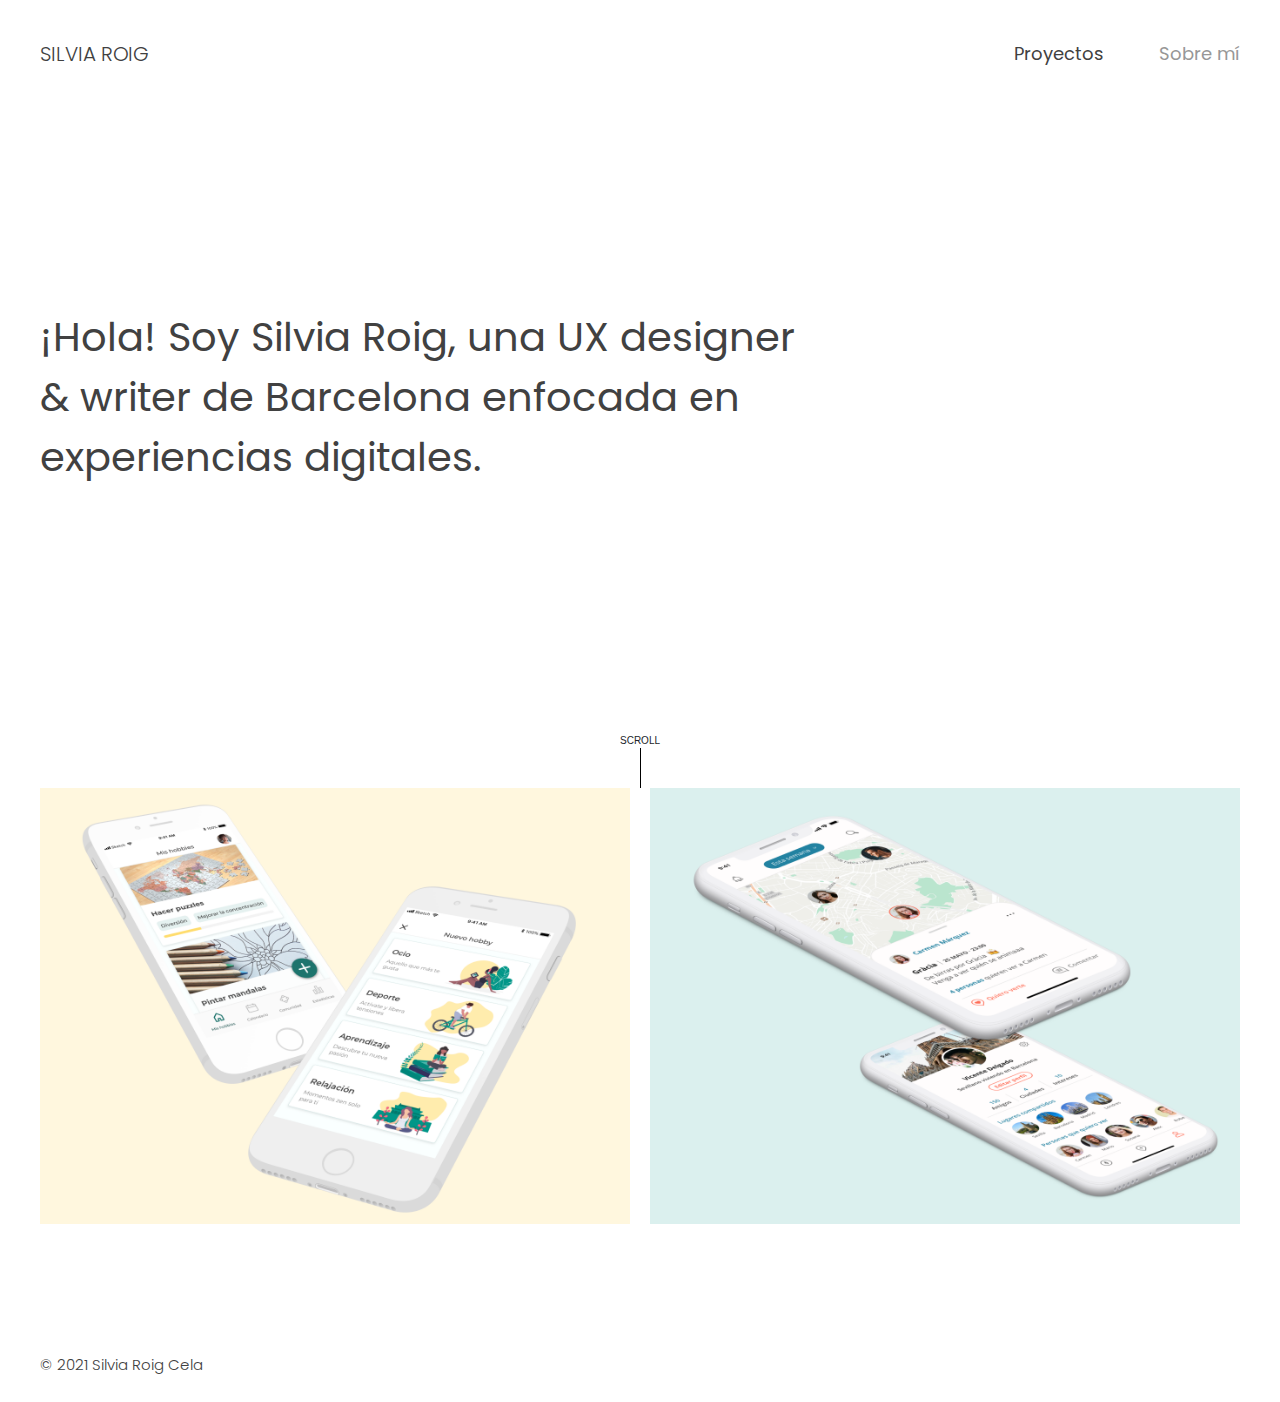
<file: index.html>
<!DOCTYPE html>
<html lang="en">
<head>
    <meta charset="UTF-8">
    <meta name="viewport" content="initial-scale=1.0">
    <meta http-equiv="X-UA-Compatible" content="ie=edge">
    <link rel="stylesheet" href="css/reset.css"/>
    
    <link rel="stylesheet" href="https://stackpath.bootstrapcdn.com/bootstrap/4.3.1/css/bootstrap.min.css" integrity="sha384-ggOyR0iXCbMQv3Xipma34MD+dH/1fQ784/j6cY/iJTQUOhcWr7x9JvoRxT2MZw1T" crossorigin="anonymous"> 
    <!-- <script src="https://stackpath.bootstrapcdn.com/bootstrap/4.3.1/js/bootstrap.min.js" integrity="sha384-JjSmVgyd0p3pXB1rRibZUAYoIIy6OrQ6VrjIEaFf/nJGzIxFDsf4x0xIM+B07jRM" crossorigin="anonymous"></script> -->
    
    <link href="https://fonts.googleapis.com/css?family=Poppins:100,100i,200,200i,300,300i,400,400i,500,500i,600,600i,700,700i,800,800i,900,900i" rel="stylesheet">
    <link rel="stylesheet" href="css/style.css"/>
    <title>Silvia Roig Cela</title>
</head>

<body>
    <header class="headercontainer">
        <h1 class="name com"><a class="link toplink1" href="index.html">SILVIA ROIG</a></h1>
        <nav class="nav">
            <ul class="menu">
                <li class="item item1"><a id="link-projects" class="link toplink2" href="index.html">Proyectos</a></li>
                <li class="item item2"><a class="link toplink3" href="bio.html">Sobre mí</a></li>
            </ul>
        </nav>
    </header>
    
    <main>
        <div class="welcome">
            <div class="welcometext">
                <p>¡Hola! Soy Silvia Roig, una UX designer & writer de Barcelona enfocada en experiencias digitales.</p>
            </div>
        </div>
        <div id="scroll-container">
            <p>SCROLL</p>
            <div class="barra"></div>
        </div>
        <div id="project-start" class="projects">
            <article class="mockup mockup1">
                <a href="proyecto1.html">
                    <div class="overlayWrapper overlayWrapper1" id="proyecto1">
                        <img class="gaintime" src="img/mockup.png" ontouchstart="showOverlay('proyecto1')" ontouchend="hideOverlay('proyecto1')"/>
                        <div class="overlay">
                            <span class="overlay-title">GainTime App</span>
                            <span class="overlay-subtitle">UX/UI Case Study</span>
                        </div>
                    </div>
                </a>
            </article>
            <article class="mockup mockup2">
                <a href="proyecto2.html">
                    <div class="overlayWrapper overlayWrapper2" id="proyecto2">
                        <img class="capstone" src="img/mockup2.png" ontouchstart="showOverlay('proyecto2')" ontouchend="hideOverlay('proyecto2')"/>
                        <div class="overlay">
                            <span class="overlay-title">Loki App</span>
                            <span class="overlay-subtitle">UX/UI Case Study</span>
                        </div>
                    </div>
                </a>
            </article>
        </div>
    </main>
    
    <footer>
        <div class="end">
            <div class="finaltext">
                <p>© 2021 Silvia Roig Cela</p>
            </div>
        </div>
    </footer>

    <script
    src="https://code.jquery.com/jquery-3.4.1.min.js"
    integrity="sha256-CSXorXvZcTkaix6Yvo6HppcZGetbYMGWSFlBw8HfCJo="
    crossorigin="anonymous"></script>
    <script src="js/app.js"></script>
</body>
</html>
</file>
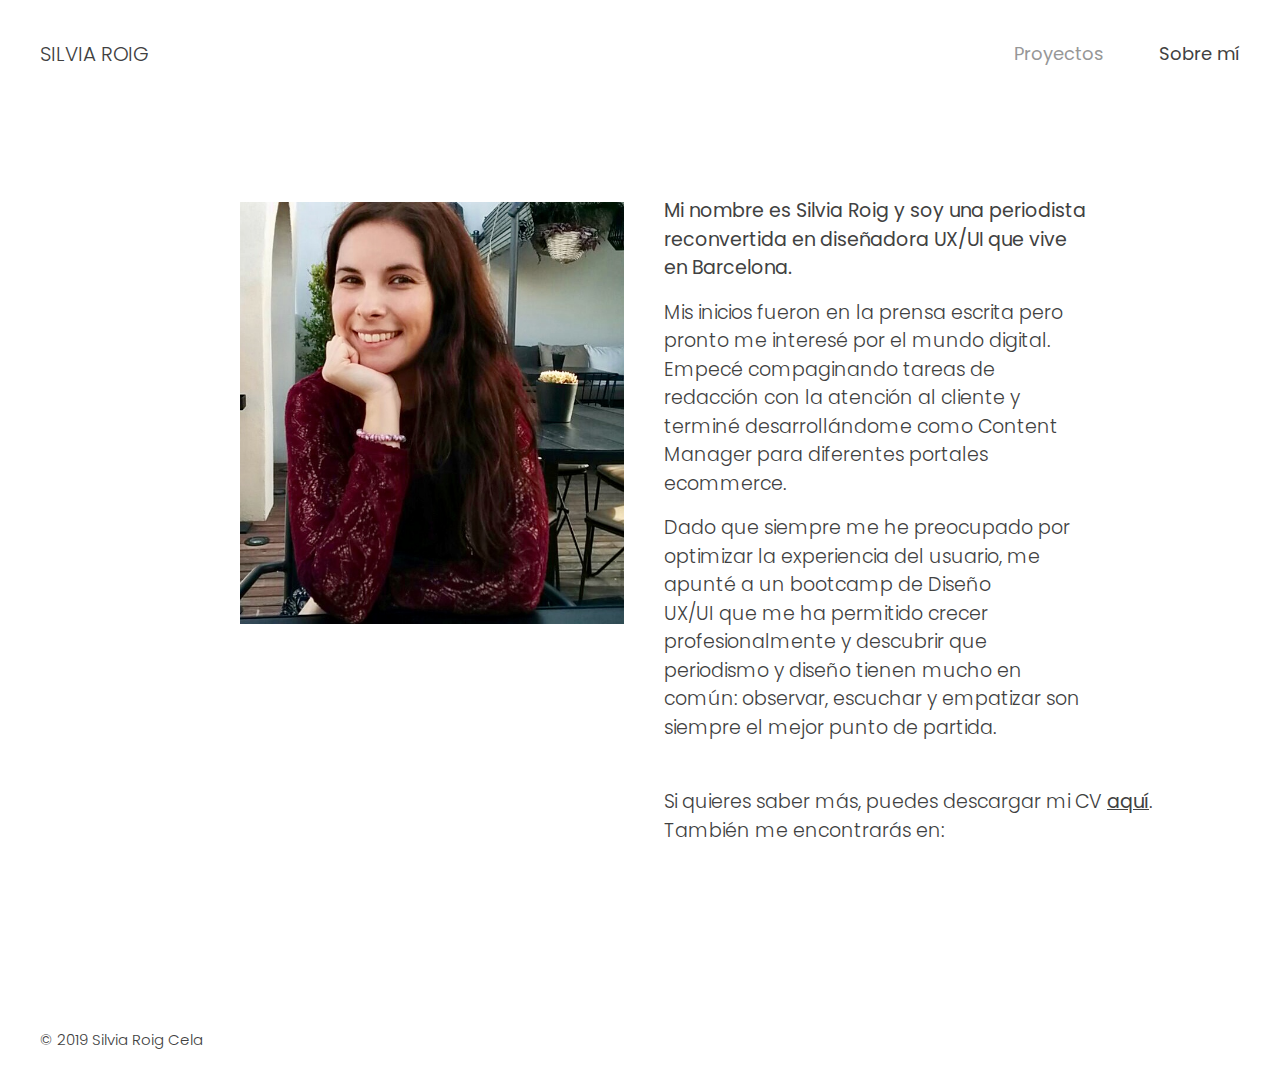
<file: bio.html>
<!DOCTYPE html>
<html lang="en">
<head>
    <meta charset="UTF-8">
    <meta name="viewport" content="initial-scale=1.0">
    <meta http-equiv="X-UA-Compatible" content="ie=edge">
    <link rel="stylesheet" href="css/reset.css"/>

    <link rel="stylesheet" href="https://stackpath.bootstrapcdn.com/bootstrap/4.3.1/css/bootstrap.min.css" integrity="sha384-ggOyR0iXCbMQv3Xipma34MD+dH/1fQ784/j6cY/iJTQUOhcWr7x9JvoRxT2MZw1T" crossorigin="anonymous"> 
    <script src="https://stackpath.bootstrapcdn.com/bootstrap/4.3.1/js/bootstrap.min.js" integrity="sha384-JjSmVgyd0p3pXB1rRibZUAYoIIy6OrQ6VrjIEaFf/nJGzIxFDsf4x0xIM+B07jRM" crossorigin="anonymous"></script>
    <link rel="stylesheet" href="https://use.fontawesome.com/releases/v5.8.1/css/all.css" integrity="sha384-50oBUHEmvpQ+1lW4y57PTFmhCaXp0ML5d60M1M7uH2+nqUivzIebhndOJK28anvf" crossorigin="anonymous">

    <link href="https://fonts.googleapis.com/css?family=Poppins:100,100i,200,200i,300,300i,400,400i,500,500i,600,600i,700,700i,800,800i,900,900i" rel="stylesheet">
    <link rel="stylesheet" href="css/style.css"/>
    <title>Silvia Roig Cela</title>
</head>

    <body>
        <header class="headercontainer">
            <h1 class="name com"><a class="link toplink1" href="index.html">SILVIA ROIG</a></h1>
            <nav class="nav">
                <ul class="menu com">
                    <li class="item item1"><a class="link toplinkbio2" href="index.html">Proyectos</a></li>
                    <li class="item item2"><a class="link toplinkbio3" href="bio.html">Sobre mí</a></li>
                </ul>
            </nav>
        </header>
        
        <main>
            <div class="sobremi">
                <div class="img-wrapper">
                    <div class="aspect-ratio-foto-silvia">
                        <img src="img/silvia.jpg"/>
                    </div>
                </div>
                <div class="bio">
                    <div class="biotext">
                        <p><b>Mi nombre es Silvia Roig y soy una periodista reconvertida en diseñadora UX/UI que vive en Barcelona.</b></p> 
                        <p>Mis inicios fueron en la prensa escrita pero pronto me interesé por el mundo digital. Empecé compaginando tareas de redacción con la atención al cliente y terminé desarrollándome como Content Manager para diferentes portales ecommerce.</p>
                        <p>Dado que siempre me he preocupado por optimizar la experiencia del usuario, me apunté a un bootcamp de Diseño UX/UI que me ha permitido crecer profesionalmente y descubrir que periodismo y diseño tienen mucho en común: observar, escuchar y empatizar son siempre el mejor punto de partida.</p>
                    </div>
                    <div class="cv">
                        <p class="saber-mas">Si quieres saber más, puedes descargar mi CV <a class="descargar" href="docs/cvsilvia.pdf">aquí</a>.</p>
                    </div>
                    <div class="contact">
                        <p>También me encontrarás en:</p>
                        <a class="mylinkedin" href="https://www.linkedin.com/in/silviaroig"><i class="fab fa-linkedin-in"></i></a>
                        <a class="mymedium" href="https://medium.com/@silviaroig"><i class="fab fa-medium-m"></i></a>
                        <a class="myemail" href="mailto:silviaroigc@gmail.com?body=¡Hola!&subject=Contacto Portfolio"><i class="fas fa-envelope"></i></a>
                    </div>
                </div>
            </div>
        </main>

        <footer>
            <div class="end">
                <div class="finaltext">
                    <p>© 2019 Silvia Roig Cela</p>
                </div>
            </div>
        </footer>
    </body>
</html>
</file>
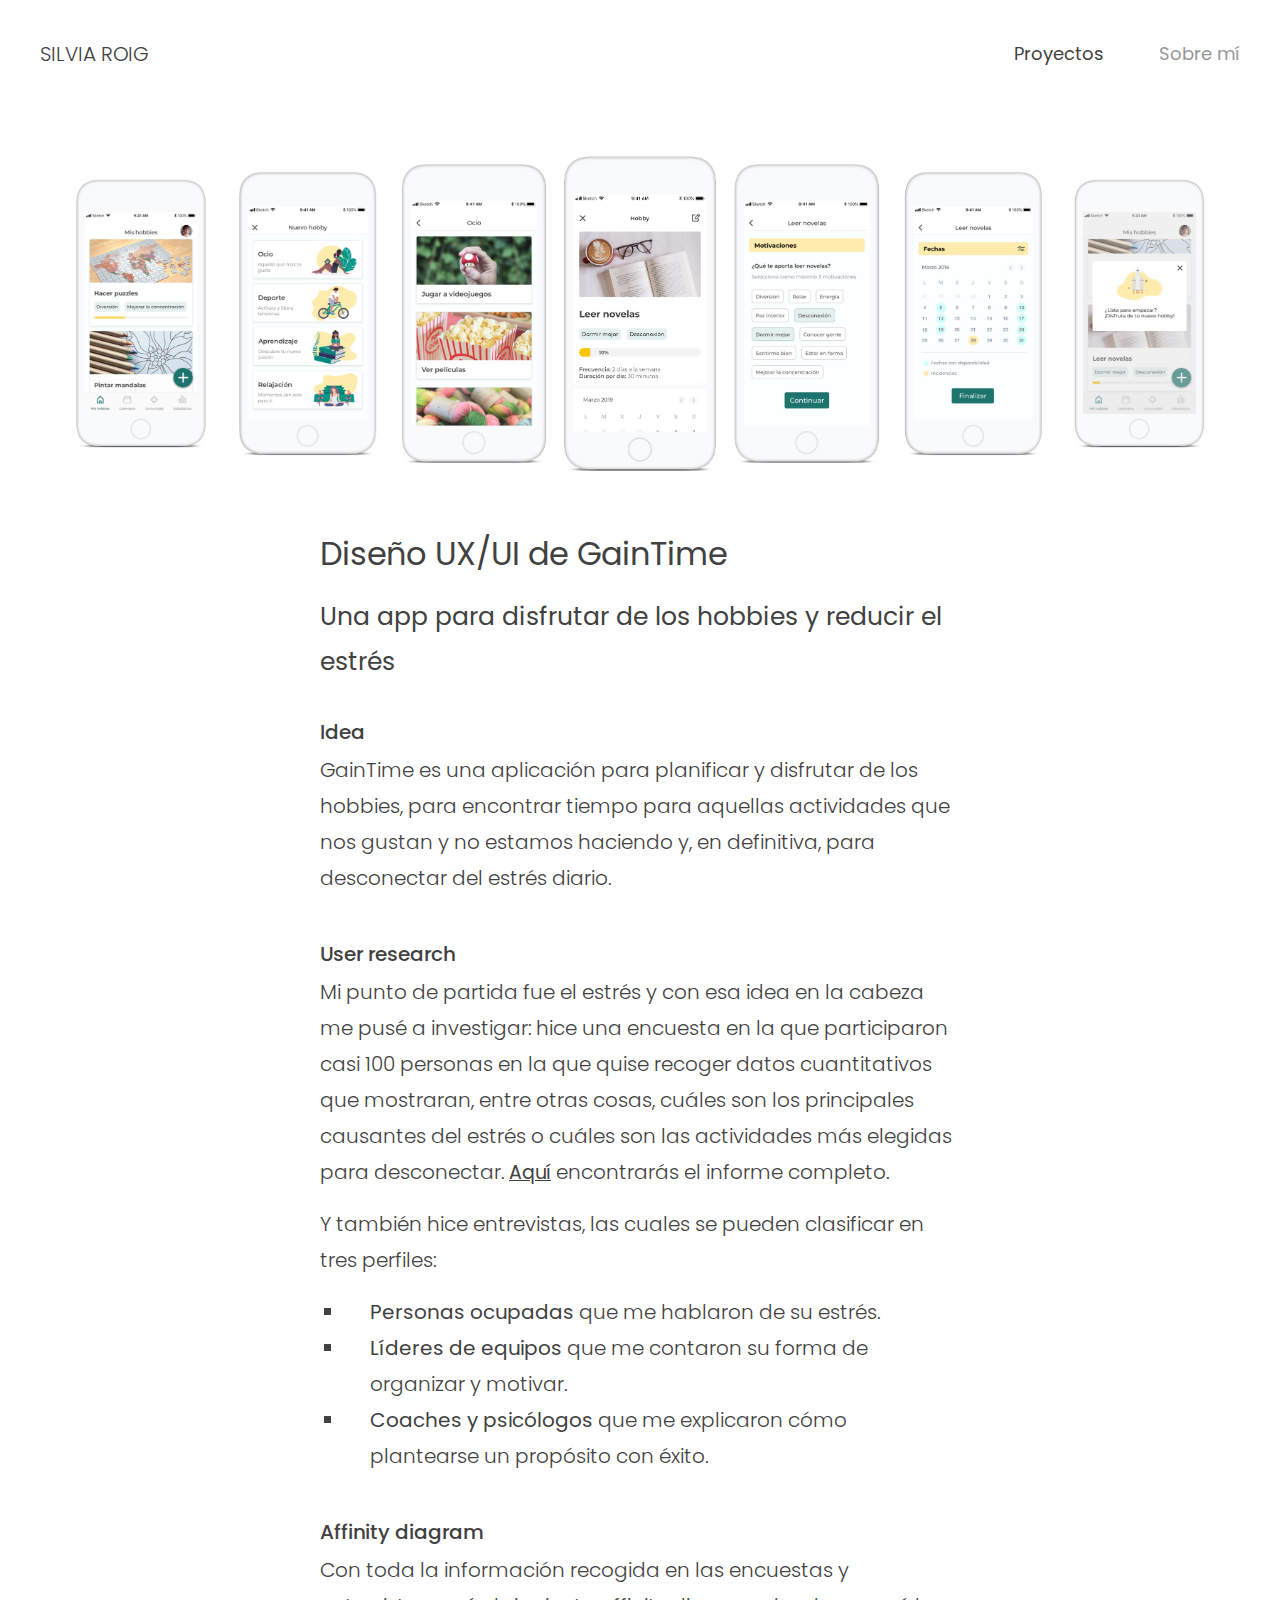
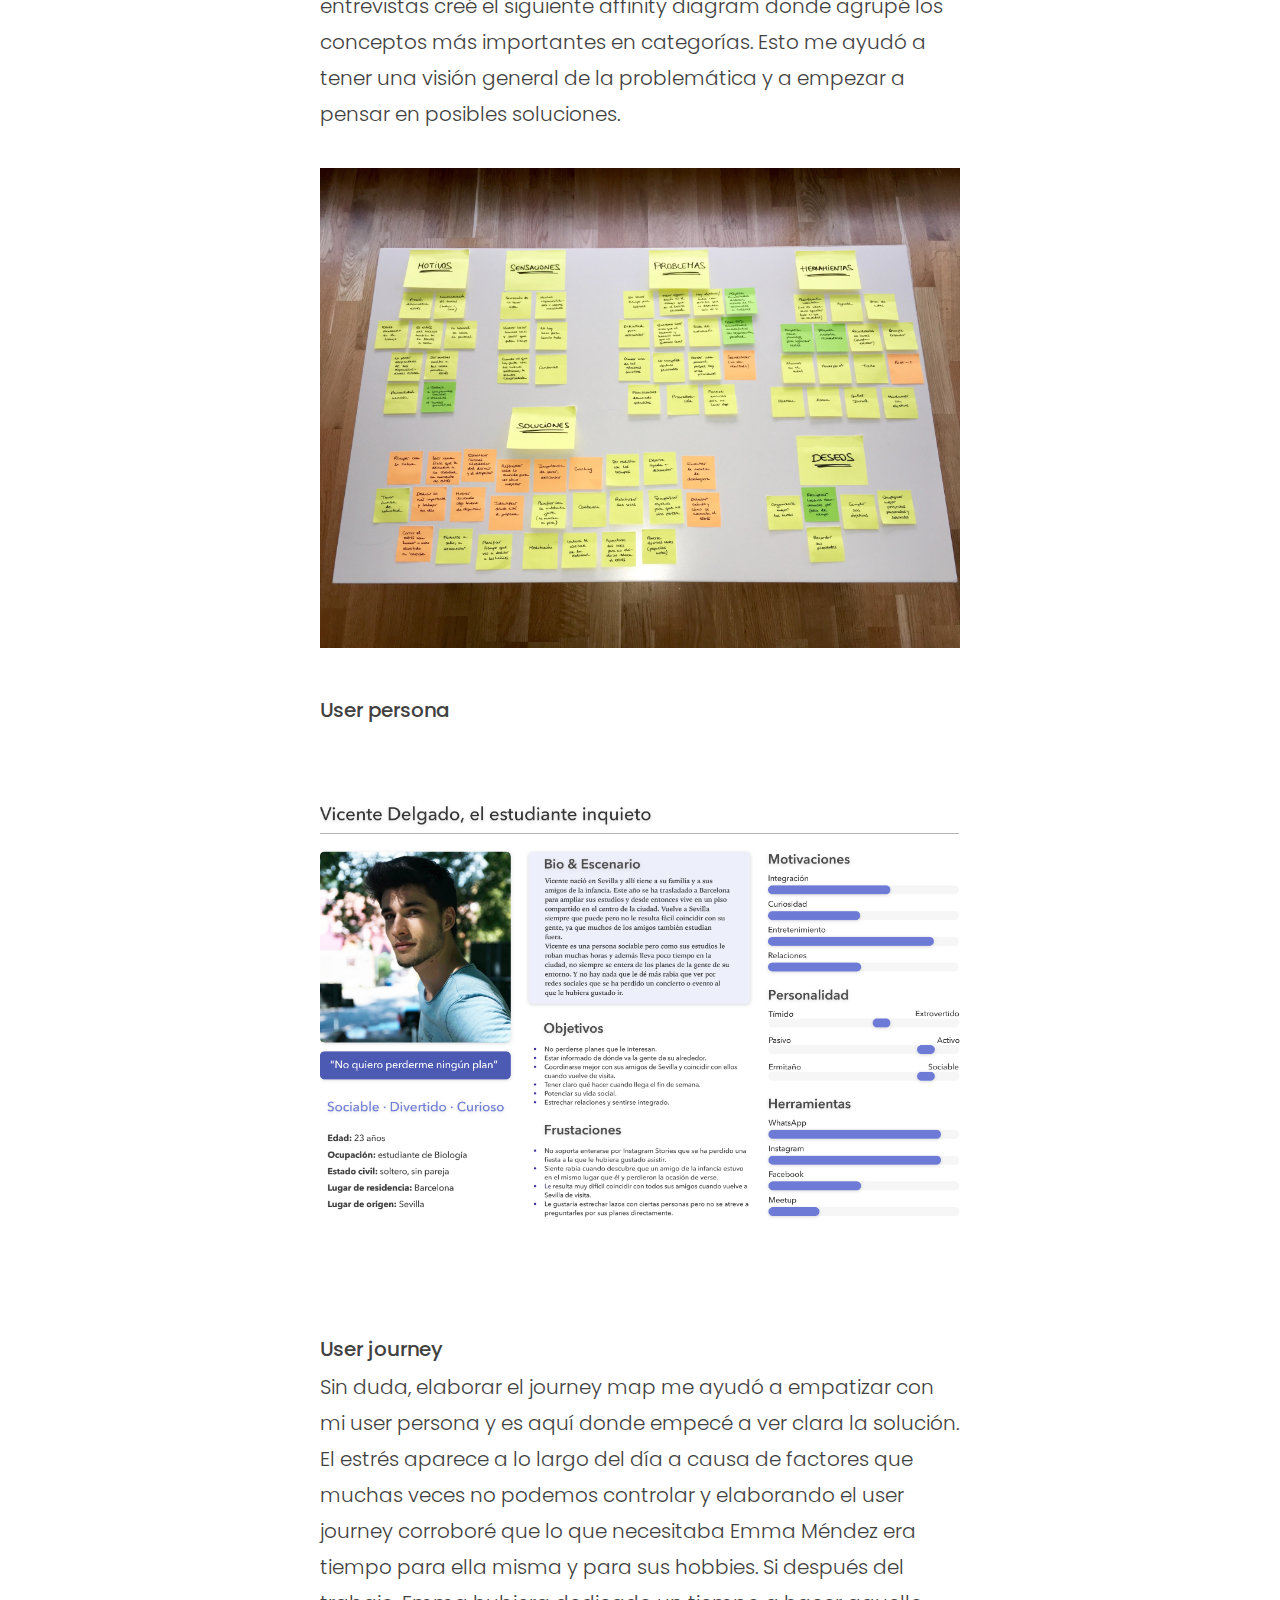
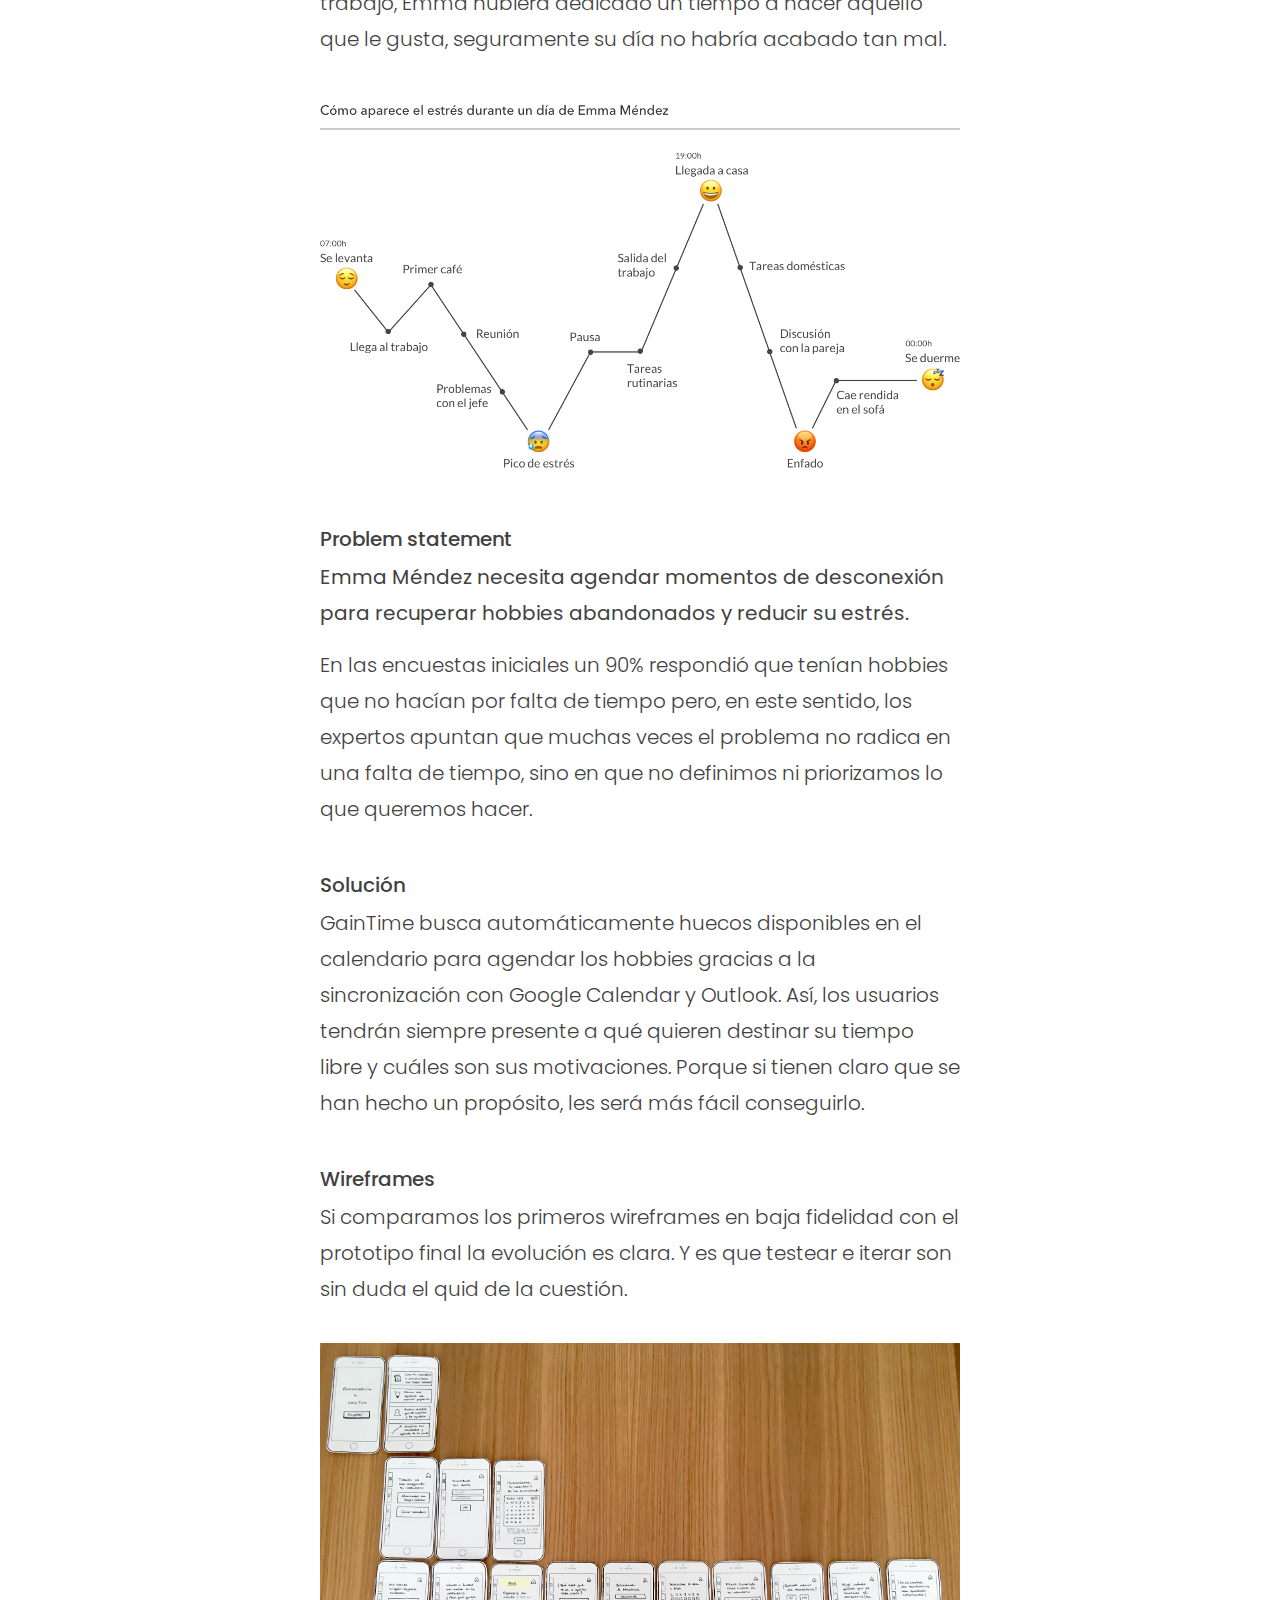
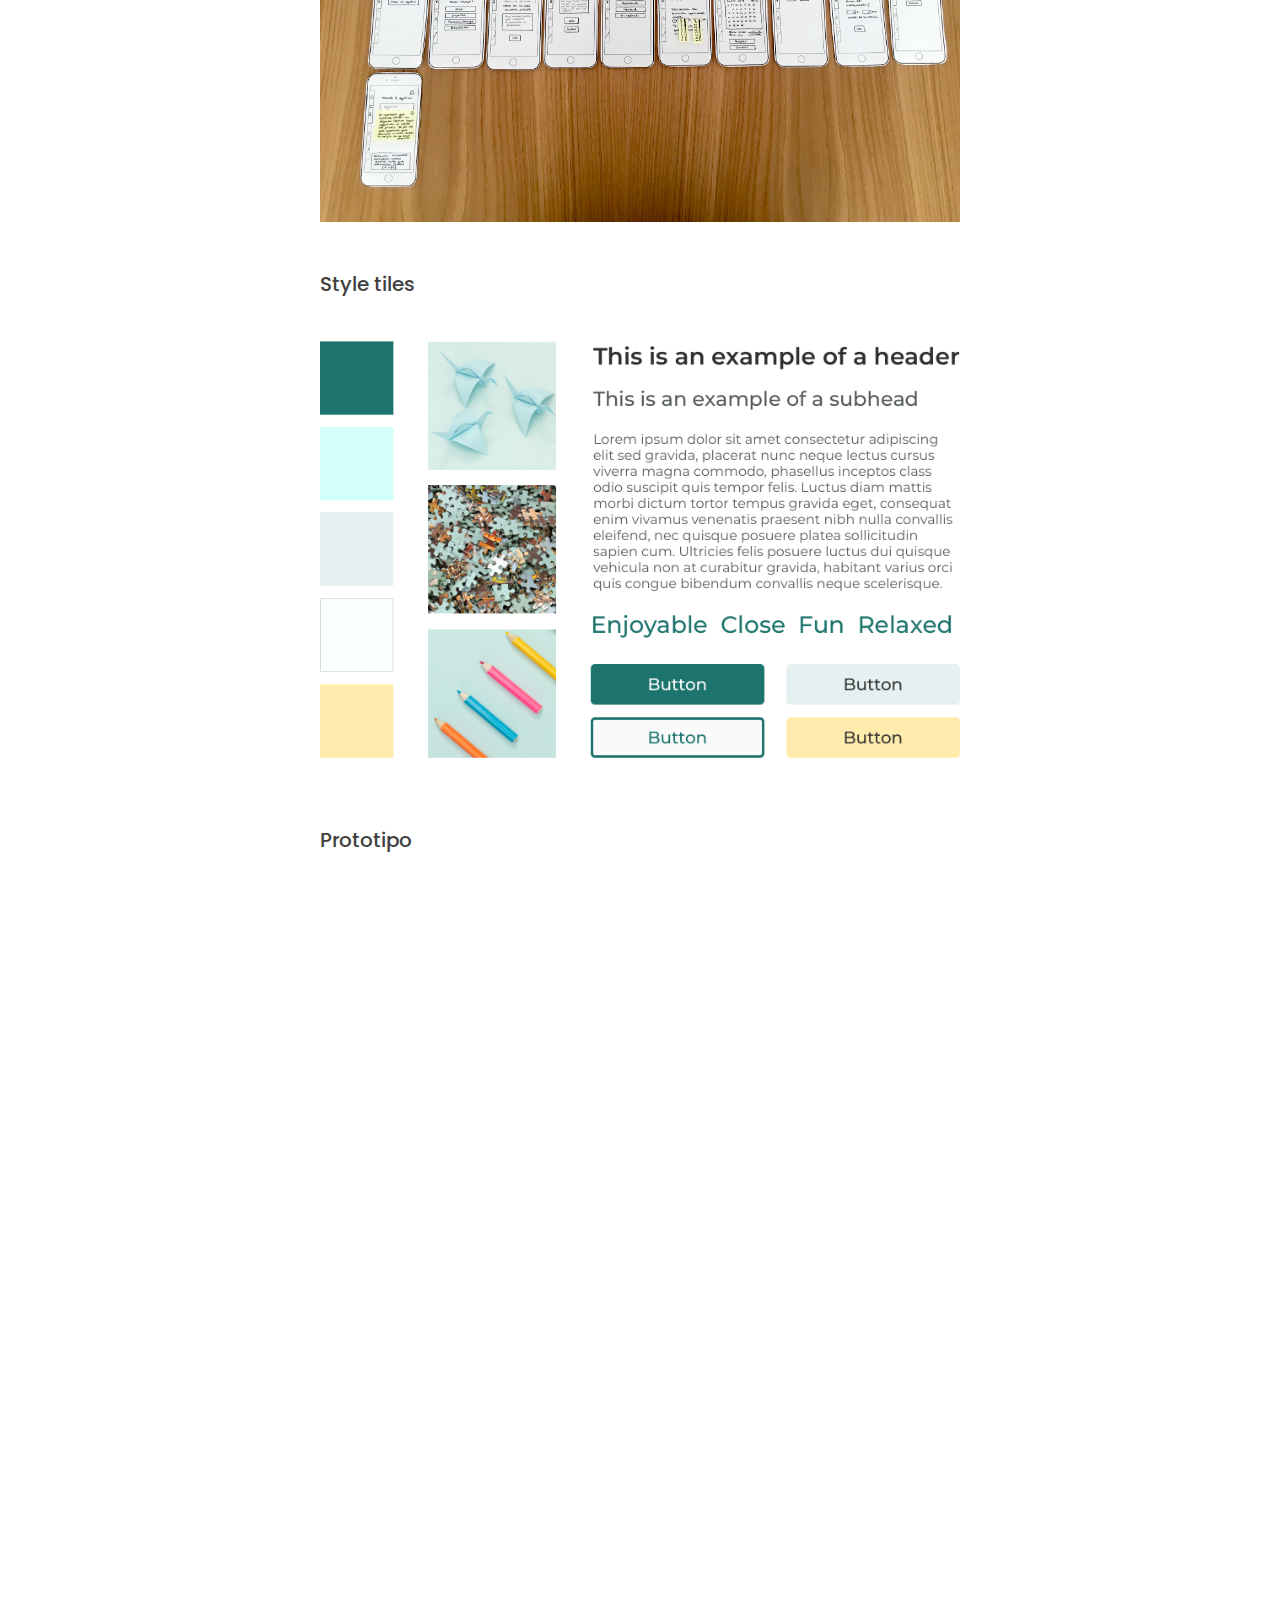
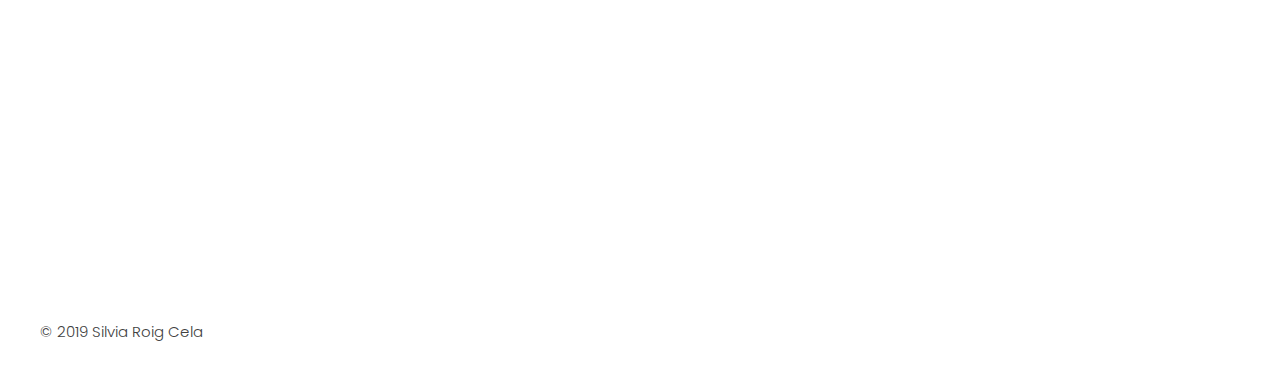
<file: proyecto1.html>
<!DOCTYPE html>
<html lang="en">
<head>
    <meta charset="UTF-8">
    <meta name="viewport" content="initial-scale=1.0">
    <meta http-equiv="X-UA-Compatible" content="ie=edge">
    <link rel="stylesheet" href="css/reset.css"/>

    <link rel="stylesheet" href="https://stackpath.bootstrapcdn.com/bootstrap/4.3.1/css/bootstrap.min.css" integrity="sha384-ggOyR0iXCbMQv3Xipma34MD+dH/1fQ784/j6cY/iJTQUOhcWr7x9JvoRxT2MZw1T" crossorigin="anonymous"> 
    <link href="https://fonts.googleapis.com/css?family=Poppins:100,100i,200,200i,300,300i,400,400i,500,500i,600,600i,700,700i,800,800i,900,900i" rel="stylesheet">
    <link rel="stylesheet" href="css/style.css"/>
    <title>Silvia Roig Cela</title>
</head>

    <body>
        <header class="headercontainer">
            <h1 class="name com"><a class="link toplink1" href="index.html">SILVIA ROIG</a></h1>
            <nav class="nav">
                <ul class="menu com">
                    <li class="item item1"><a class="link toplink2" href="index.html">Proyectos</a></li>
                    <li class="item item2"><a class="link toplink3" href="bio.html">Sobre mí</a></li>
                </ul>
            </nav>
        </header>
        
        <main>
            <!-- Menu flotant "scroll suau" -->
            <aside class="sidebar-menu hidden">
                <a href="#idea">Idea</a>
                <a href="#user-research">User research</a>
                <a href="#affinity">Affinity diagram</a>
                <a href="#persona">User persona</a>
                <a href="#journey">User journey</a>
                <a href="#problem">Problem statement</a>
                <a href="#solucion">Solución</a>
                <a href="#wireframes">Wireframes</a>
                <a href="#style-tiles">Style tiles</a>
                <a href="#prototipo">Prototipo</a>
            </aside>

            <div class="presentation">
                <img src="img/mockups.jpg"/>
            </div>
            <div id="main-title" class="title">
                <p>Diseño UX/UI de GainTime</p>
            </div>
            <div class="subtitle">
                <p>Una app para disfrutar de los hobbies y reducir el estrés</p>
            </div>
            <div id="idea" class="gaintimecasestudy gaintimetext">
                <h5>Idea</h5>
                <p>GainTime es una aplicación para planificar y disfrutar de los hobbies, para encontrar tiempo para aquellas actividades que nos gustan y no estamos haciendo y, en definitiva, para desconectar del estrés diario.</p>
            </div>
            <div class="separador"></div>
            <div id="user-research" class="gaintimecasestudy gaintimetext">
                <h5>User research</h5>
                <p>Mi punto de partida fue el estrés y con esa idea en la cabeza me pusé a investigar: hice una encuesta en la que participaron casi 100 personas en la que quise recoger datos cuantitativos que mostraran, entre otras cosas, cuáles son los principales causantes del estrés o cuáles son las actividades más elegidas para desconectar. <a class="descargar" href="docs/informe.pdf">Aquí</a> encontrarás el informe completo.</p>
                <p>Y también hice entrevistas, las cuales se pueden clasificar en tres perfiles:
                    <ul class="entrevistas">
                        <li type="square" class="enumeracion"> <b>Personas ocupadas</b> que me hablaron de su estrés.</li>
                        <li type="square" class="enumeracion"> <b>Líderes de equipos</b> que me contaron su forma de organizar y motivar.</li>
                        <li type="square" class="enumeracion"> <b>Coaches y psicólogos</b> que me explicaron cómo plantearse un propósito con éxito.</li>
                    </ul>
                </p>
            </div>
            <div class="separador"></div>
            <div id="affinity" class="gaintimecasestudy gaintimetext">
                    <h5>Affinity diagram</h5>
                    <p>Con toda la información recogida en las encuestas y entrevistas creé el siguiente affinity diagram donde agrupé los conceptos más importantes en categorías. Esto me ayudó a tener una visión general de la problemática y a empezar a pensar en posibles soluciones.</p>
                    <img class="fotoaffinity fotogain" src="img/affinity.jpg"/>
            </div>
            <div class="separador"></div>
            <div id="persona" class="userpersona gaintimecasestudy gaintimetext">
                <h5>User persona</h5>
                <img class="fotopersona fotogain" src="img/userpersona.png"/>
            </div>
            <div class="separador"></div>
            <div id="journey" class="userjourney gaintimecasestudy gaintimetext">
                <h5>User journey</h5>
                <p>Sin duda, elaborar el journey map me ayudó a empatizar con mi user persona y es aquí donde empecé a ver clara la solución. El estrés aparece a lo largo del día a causa de factores que muchas veces no podemos controlar y elaborando el user journey corroboré que lo que necesitaba Emma Méndez era tiempo para ella misma y para sus hobbies. Si después del trabajo, Emma hubiera dedicado un tiempo a hacer aquello que le gusta, seguramente su día no habría acabado tan mal.</p>
                <img class="fotojourney fotogain" src="img/userjourney.png"/>
            </div>
            <div class="separador"></div>
            <div id="problem" class="gaintimecasestudy gaintimetext">
                <h5>Problem statement</h5>
                <p><b>Emma Méndez necesita agendar momentos de desconexión para recuperar hobbies abandonados y reducir su estrés.</b></p>
                <p>En las encuestas iniciales un 90% respondió que tenían hobbies que no hacían por falta de tiempo pero, en este sentido, los expertos apuntan que muchas veces el problema no radica en una falta de tiempo, sino en que no definimos ni priorizamos lo que queremos hacer.</p>
            </div>
            <div class="separador"></div>
            <div id="solucion" class="gaintimecasestudy gaintimetext">
                <h5>Solución</h5>
                <p>GainTime busca automáticamente huecos disponibles en el calendario para agendar los hobbies gracias a la sincronización con Google Calendar y Outlook. Así, los usuarios tendrán siempre presente a qué quieren destinar su tiempo libre y cuáles son sus motivaciones. Porque si tienen claro que se han hecho un propósito, les será más fácil conseguirlo.</p>
            </div>
            <div class="separador"></div>
            <div id="wireframes" class="gaintimecasestudy gaintimetext">
                <h5>Wireframes</h5>
                <p>Si comparamos los primeros wireframes en baja fidelidad con el prototipo final la evolución es clara. Y es que testear e iterar son sin duda el quid de la cuestión.</p>
                <img class="fotowireframes fotogain" src="img/wireframes.jpg"/>
            </div>
            <div class="separador"></div>
            <div id="style-tiles" class="gaintimecasestudy gaintimetext">
                <h5>Style tiles</h5>
                <img class="fotostyle fotogain" src="img/styletiles.png"/>
            </div>
            <div class="separador"></div>
            <div id="prototipo" class="gaintimecasestudy gaintimetext">
                <h5>Prototipo</h5>
                <iframe width="438" height="930" src="https://invis.io/R3R96JXHTDQ" frameborder="0" allowfullscreen></iframe>
            </div>
        </main>

        <footer>
                <div class="end">
                    <div class="finaltext">
                        <p>© 2019 Silvia Roig Cela</p>
                    </div>
                </div>
        </footer>

        <script src="https://code.jquery.com/jquery-3.4.1.min.js"
            integrity="sha256-CSXorXvZcTkaix6Yvo6HppcZGetbYMGWSFlBw8HfCJo="
            crossorigin="anonymous"></script>
        <script src="js/app.js"></script>
    </body>
</html>
</file>
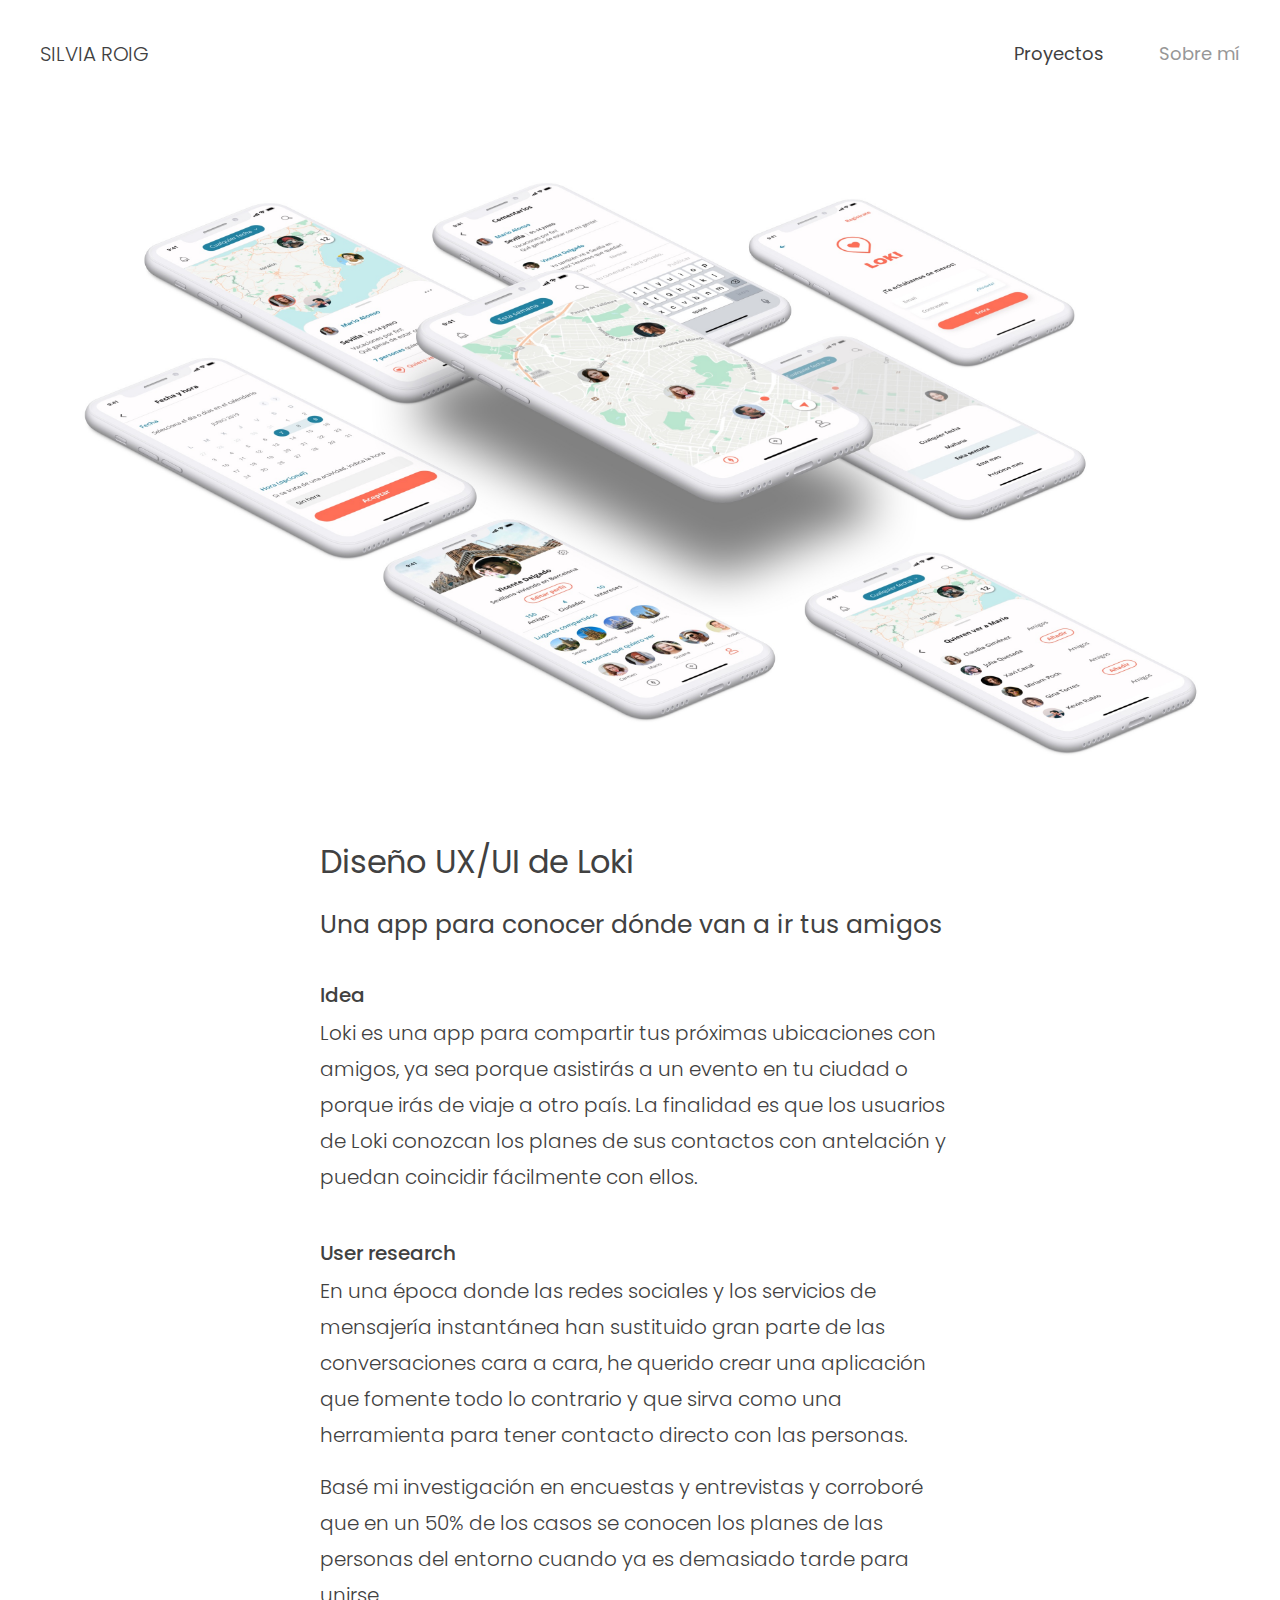
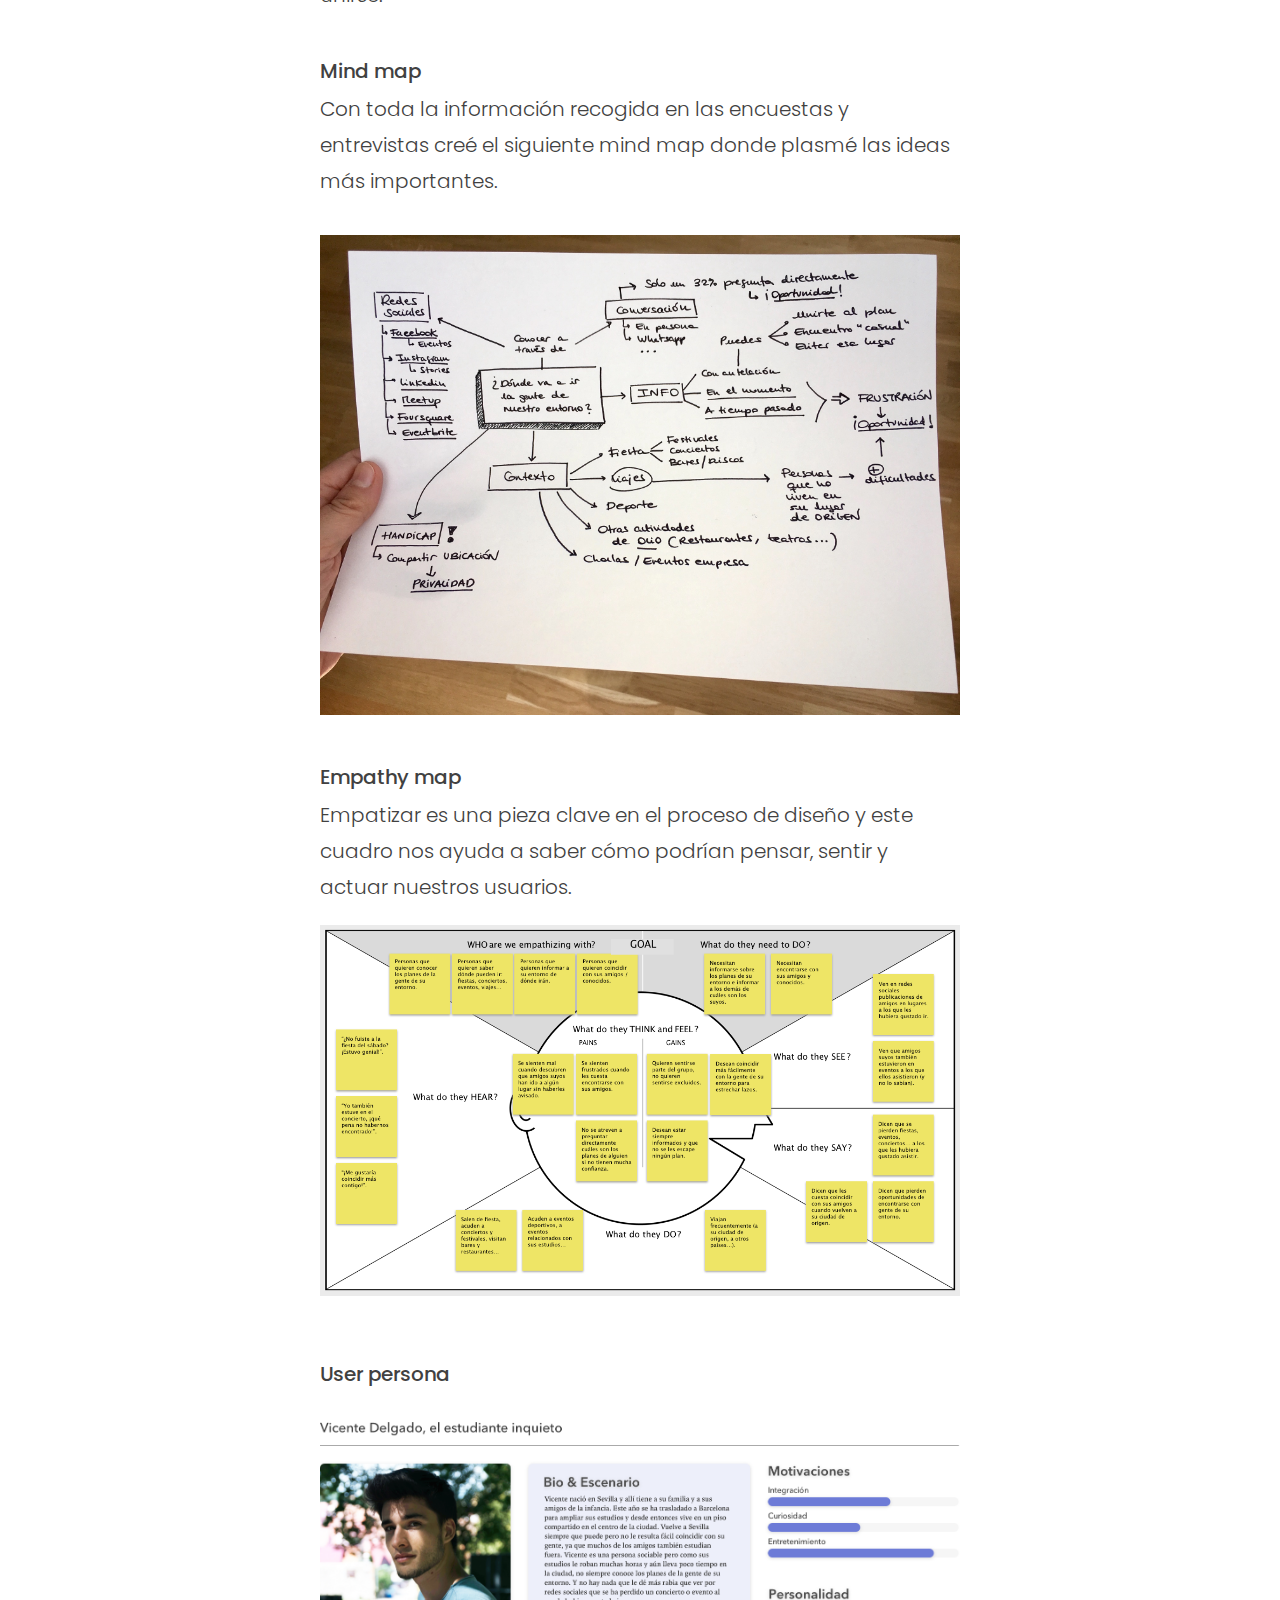
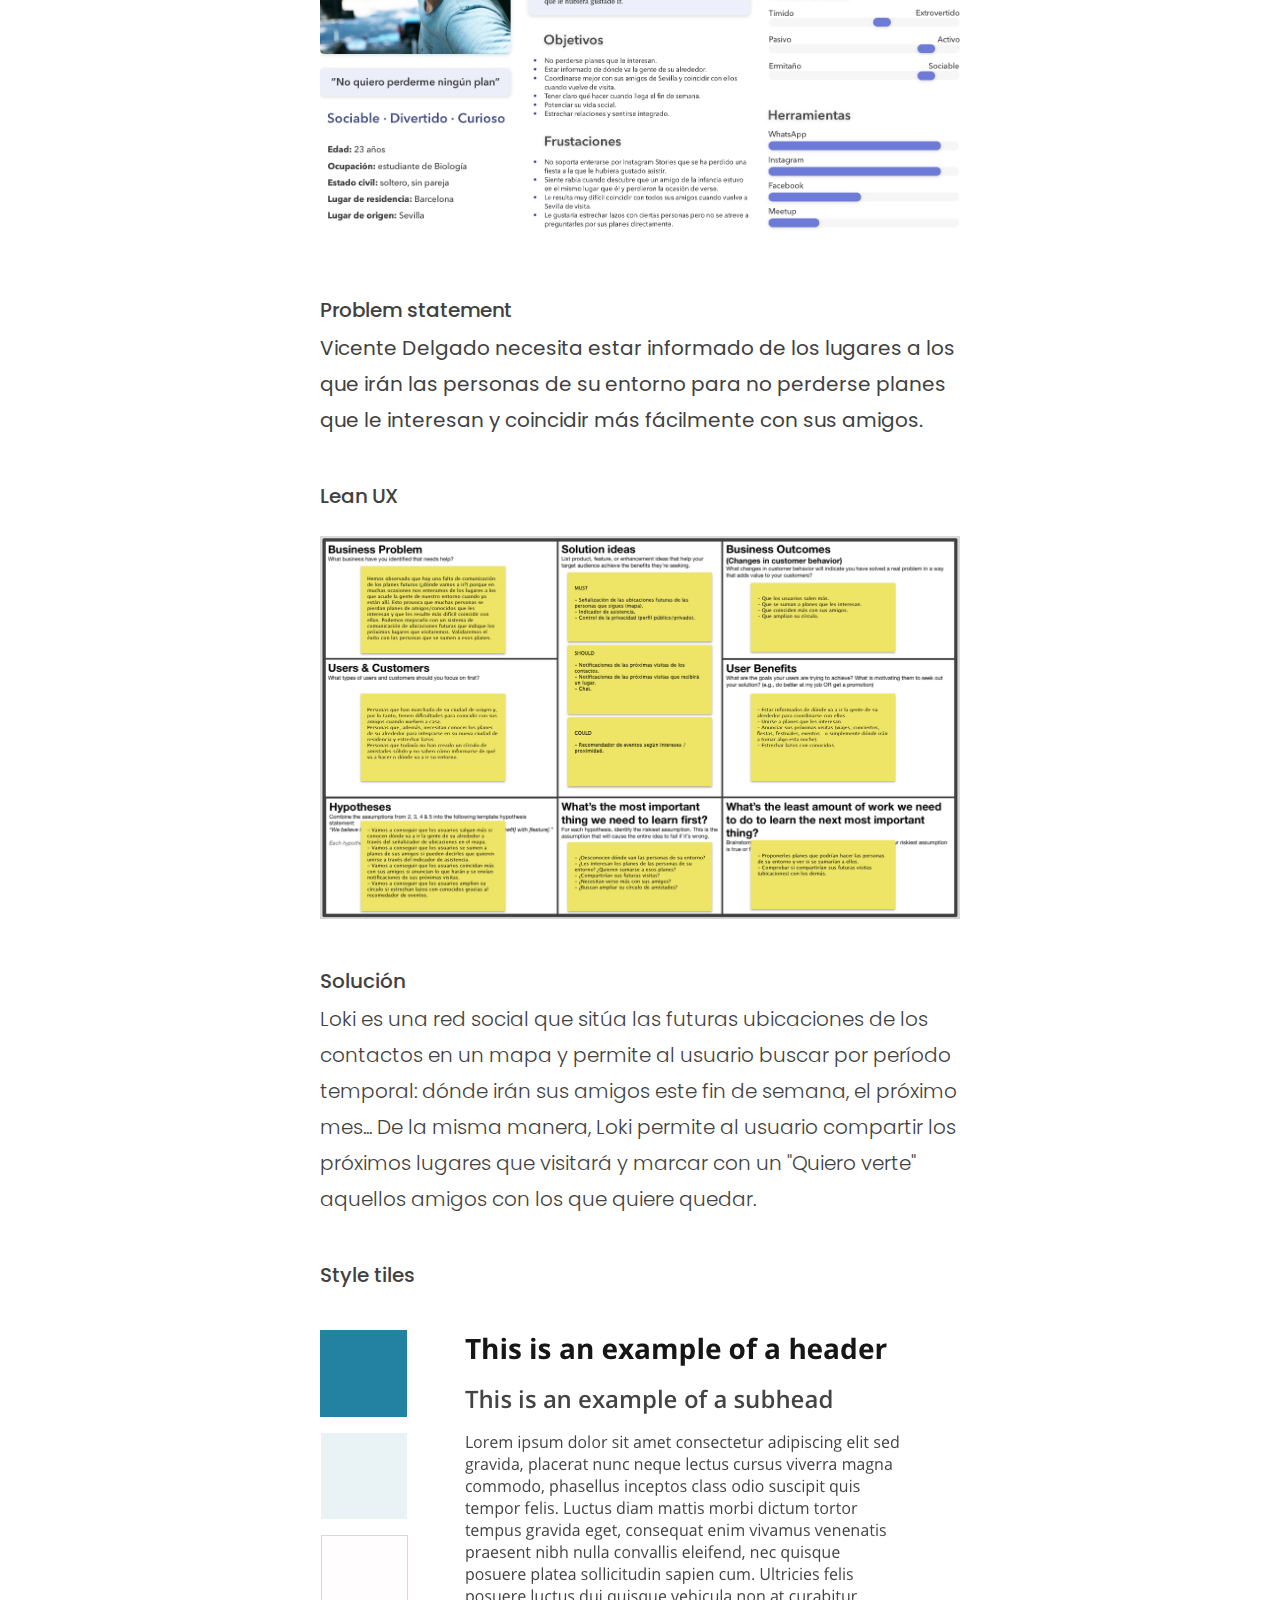
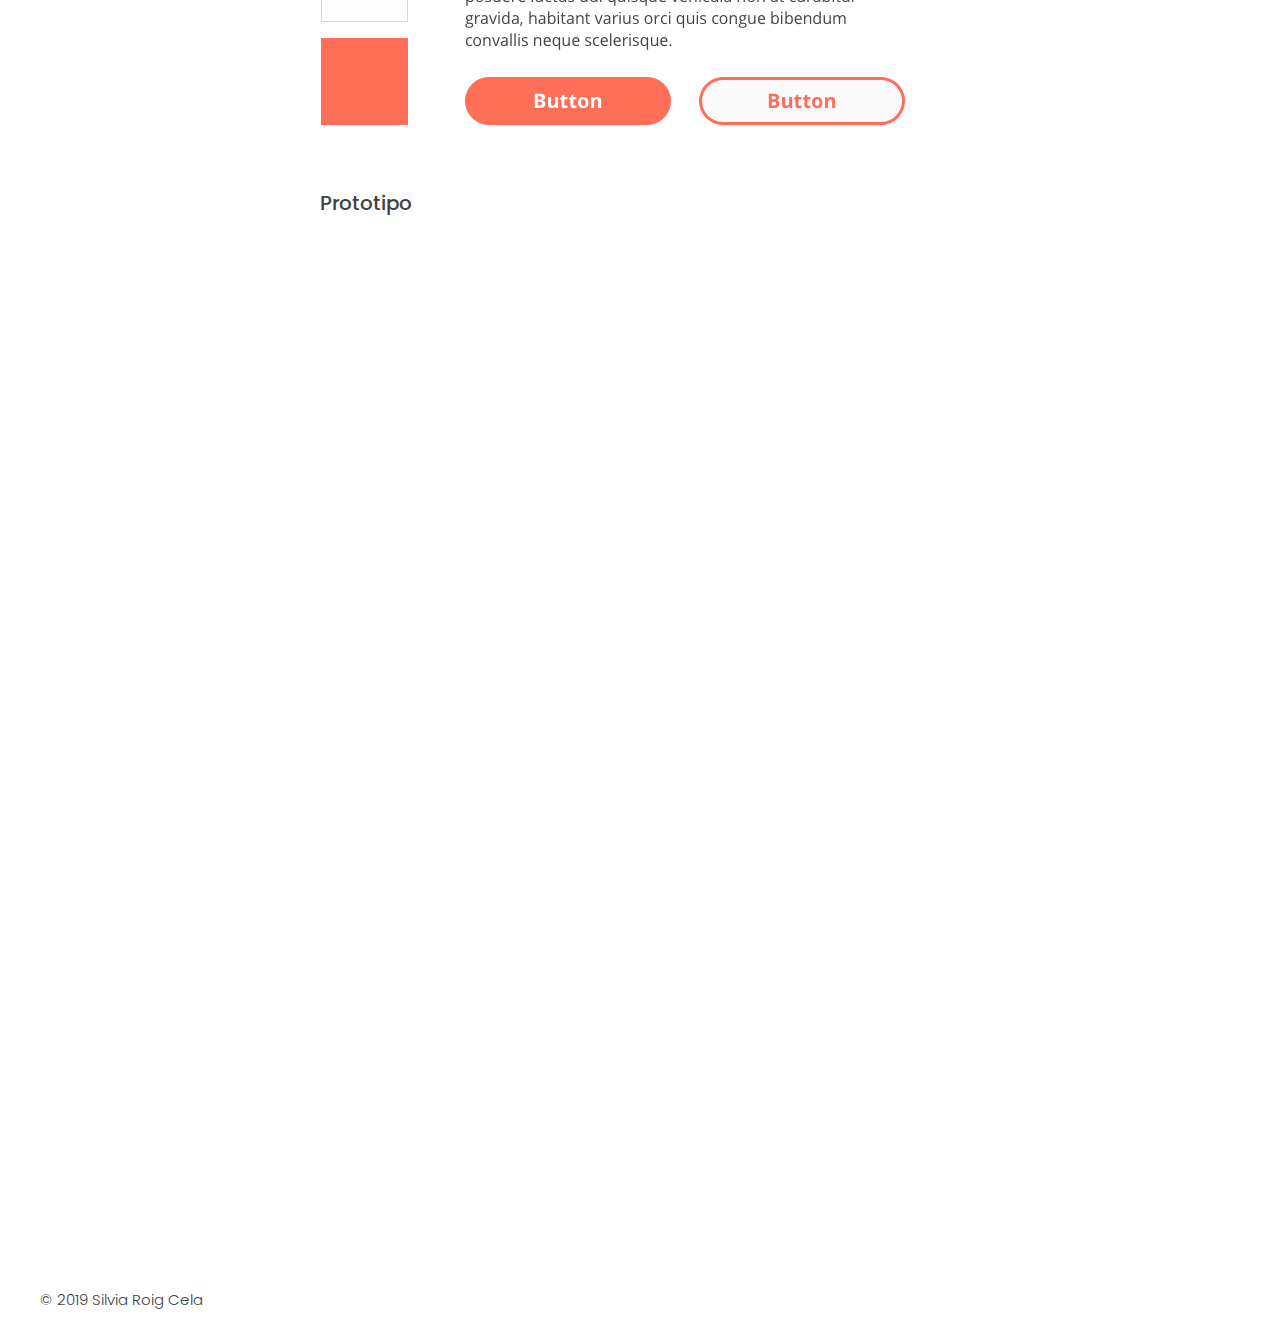
<file: proyecto2.html>
<!DOCTYPE html>
<html lang="en">
<head>
    <meta charset="UTF-8">
    <meta name="viewport" content="initial-scale=1.0">
    <meta http-equiv="X-UA-Compatible" content="ie=edge">
    <link rel="stylesheet" href="css/reset.css"/>

    <link rel="stylesheet" href="https://stackpath.bootstrapcdn.com/bootstrap/4.3.1/css/bootstrap.min.css" integrity="sha384-ggOyR0iXCbMQv3Xipma34MD+dH/1fQ784/j6cY/iJTQUOhcWr7x9JvoRxT2MZw1T" crossorigin="anonymous"> 
    <link href="https://fonts.googleapis.com/css?family=Poppins:100,100i,200,200i,300,300i,400,400i,500,500i,600,600i,700,700i,800,800i,900,900i" rel="stylesheet">
    <link rel="stylesheet" href="css/style.css"/>
    <title>Silvia Roig Cela</title>
</head>

    <body>
        <header class="headercontainer">
            <h1 class="name com"><a class="link toplink1" href="index.html">SILVIA ROIG</a></h1>
            <nav class="nav">
                <ul class="menu com">
                    <li class="item item1"><a class="link toplink2" href="index.html">Proyectos</a></li>
                    <li class="item item2"><a class="link toplink3" href="bio.html">Sobre mí</a></li>
                </ul>
            </nav>
        </header>

        <main>
            <!-- Menu flotant "scroll suau" -->
            <aside class="sidebar-menu hidden">
                <a href="#idea">Idea</a>
                <a href="#user-research">User research</a>
                <a href="#mind-map">Mind map</a>
                <a href="#empathy">Empathy map</a>
                <a href="#persona">User persona</a>
                <a href="#problem">Problem statement</a>
                <a href="#lean">Lean UX</a>
                <a href="#solucion">Solución</a>
                <a href="#style-tiles">Style tiles</a>
                <a href="#prototipo">Prototipo</a>
            </aside>
    
            <div class="presentation">
                <img src="img/mockups2.jpg"/>
            </div>
            <div id="main-title" class="title">
                <p>Diseño UX/UI de Loki</p>
            </div>
            <div class="subtitle">
                <p>Una app para conocer dónde van a ir tus amigos</p>
            </div>
            <div id="idea" class="gaintimecasestudy gaintimetext">
                <h5>Idea</h5>
                <p>Loki es una app para compartir tus próximas ubicaciones con amigos, ya sea porque asistirás a un evento en tu ciudad o porque irás de viaje a otro país. La finalidad es que los usuarios de Loki conozcan los planes de sus contactos con antelación y puedan coincidir fácilmente con ellos.</p>
            </div>
            <div class="separador"></div>
            <div id="user-research" class="gaintimecasestudy gaintimetext">
                <h5>User research</h5>
                <p>En una época donde las redes sociales y los servicios de mensajería instantánea han sustituido gran parte de las conversaciones cara a cara, he querido crear una aplicación que fomente todo lo contrario y que sirva como una herramienta para tener contacto directo con las personas.</p>
                <p>Basé mi investigación en encuestas y entrevistas y corroboré que en un 50% de los casos se conocen los planes de las personas del entorno cuando ya es demasiado tarde para unirse.</p>
            </div>
            <div class="separador"></div>
            <div id="mind-map" class="gaintimecasestudy gaintimetext">
                    <h5>Mind map</h5>
                    <p>Con toda la información recogida en las encuestas y entrevistas creé el siguiente mind map donde plasmé las ideas más importantes.</p>
                    <img class="fotogain" src="img/mindmap.jpg"/>
            </div>
            <div class="separador"></div>
            <div id="empathy" class="gaintimecasestudy gaintimetext">
                <h5>Empathy map</h5>
                <p>Empatizar es una pieza clave en el proceso de diseño y este cuadro nos ayuda a saber cómo podrían pensar, sentir y actuar nuestros usuarios.
                <img class="fotogain" src="img/empathy.png"/>
            </div>
            <div class="separador"></div>
            <div id="persona" class="userpersona gaintimecasestudy gaintimetext">
                <h5>User persona</h5>
                <img class="fotopersona fotogain" src="img/userpersona2.png"/>
            </div>
            <div class="separador"></div>
            <div id="problem" class="gaintimecasestudy gaintimetext">
                <h5>Problem statement</h5>
                <p><b>Vicente Delgado necesita estar informado de los lugares a los que irán las personas de su entorno para no perderse planes que le interesan y coincidir más fácilmente con sus amigos.</b></p>
            </div>
            <div class="separador"></div>
            <div id="lean" class="gaintimecasestudy gaintimetext">
                    <h5>Lean UX</h5>
                    <img class="fotogain" src="img/leanux.png"/>
            </div>
            <div class="separador"></div>
            <div id="solucion" class="gaintimecasestudy gaintimetext">
                <h5>Solución</h5>
                <p>Loki es una red social que sitúa las futuras ubicaciones de los contactos en un mapa y permite al usuario buscar por período temporal: dónde irán sus amigos este fin de semana, el próximo mes... De la misma manera, Loki permite al usuario compartir los próximos lugares que visitará y marcar con un "Quiero verte" aquellos amigos con los que quiere quedar.</p>
            </div>
            <div class="separador"></div>
            <div id="style-tiles" class="gaintimecasestudy gaintimetext">
                <h5>Style tiles</h5>
                <img class="fotostyle fotogain" src="img/styletiles2.png"/>
            </div>
            <div class="separador"></div>
            <div id="prototipo" class="gaintimecasestudy gaintimetext">
                <h5>Prototipo</h5>
                <iframe width="442" height="935" src="https://invis.io/QDSE7KQNTUM" frameborder="0" allowfullscreen></iframe>
            </div>
        </main>

        <footer>
                <div class="end">
                    <div class="finaltext">
                        <p>© 2019 Silvia Roig Cela</p>
                    </div>
                </div>
        </footer>
        <script src="https://code.jquery.com/jquery-3.4.1.min.js"
            integrity="sha256-CSXorXvZcTkaix6Yvo6HppcZGetbYMGWSFlBw8HfCJo="
            crossorigin="anonymous"></script>
        <script src="js/app.js"></script>
    </body>
</html>
</file>
<file: css/style.css>
.headercontainer {
    padding: 40px 40px 10px 40px;
    display: flex;
    justify-content: space-between;
    align-items: center;
}

.com {
    color: #414141;
    font-family: 'Poppins', sans-serif;
    font-size: 20px;
    font-weight: 300;
}

.name {
    margin: 0;
}

.menu {
    margin: 0;
    font-family: 'Poppins', sans-serif;
    font-size: 18px;
    font-weight: 400;
}

.item {
    display: inline-flex;
    justify-content: flex-end;
}

.item1 {
    margin-right: 50px;
}

.welcome {
    padding: 230px 40px;
}

.welcometext {
    color: #414141;
    font-family: 'Poppins', sans-serif;
    font-size: 40px;
    font-weight: 400;
    display: flex;
    justify-content: flex-start;
    text-align: left;
    padding-right: 35%; 
}

#scroll-container {
    display: flex;
    justify-content: center;
    align-items: center;
    flex-direction: column;
    font-size: 10px;
    opacity: 1;
    transition: opacity 350ms ease;
}

#scroll-container.hidden {
    opacity: 0;
}

#scroll-container p {
    margin-bottom: 0;
}

.barra {
    width: 1px;
    height: 40px;
    background-color: black;
}

.projects {
    display: flex;
}

.projects .overlayWrapper {
    position: relative;
}

.overlayWrapper1 .overlay {
    position: absolute;
    top: 0;
    bottom: 0;
    left: 0;
    right: 0;
    background: rgba(251,246,233, 0.7);
    
    transition: 0.5s;
    visibility: hidden;
    opacity: 0;

    display: flex;
    flex-direction: column;
    justify-content: center;
    align-items: center;

    color: #414141;
}

.overlayWrapper2 .overlay {
    position: absolute;
    top: 0;
    bottom: 0;
    left: 0;
    right: 0;
    background: rgba(223,236,235, 0.7);
    
    transition: 0.5s;
    visibility: hidden;
    opacity: 0;

    display: flex;
    flex-direction: column;
    justify-content: center;
    align-items: center;

    color: #414141;
}

.overlayWrapper:hover .overlay, 
.overlayWrapper.active .overlay {
    visibility: visible;
    opacity: 1;
}

.overlay-title {
    margin-bottom: 20px;
    font-family: 'Poppins', sans-serif;
    font-size: 20px;
    font-weight: 400;
}

.overlay-subtitle {
    font-family: 'Poppins', sans-serif;
    font-size: 18px;
    font-weight: 300;
}

.mockup {
    min-width: 300px;
    flex: 33.33%;
    padding-bottom: 10px;
}

.mockup1 {
    padding-left: 40px;
    padding-right: 10px;
}

.mockup2 {
    padding-left: 10px;
    padding-right: 40px;
}

img {
    max-width: 100%;
}

.toplink1 {
    color: #414141;
}

.toplink2 {
    color: #414141;
}

.toplink3 {
    color: #979797;
}

.toplinkbio2 {
    color: #979797;
}

.toplinkbio3 {
    color: #414141;
}

.link:hover {
    text-decoration: none;
    color: #414141;
}

.end {
    padding: 120px 40px 10px 40px;
    display: flex;
    flex-wrap: wrap;
}

.finaltext {
    color: #414141;
    font-family: 'Poppins', sans-serif;
    font-size: 15px;
    font-weight: 300;
    display: flex;
    justify-content: flex-start;
}

.sobremi {
    display: flex;
    padding-top: 120px;
}

.bio {
    padding: 0 10px 10px 40px;
}

.img-wrapper {
    min-width: 30%;
    margin: 5px 0 20px 240px;
}

.biotext {
    color: #414141;
    font-family: 'Poppins', sans-serif;
    font-size: 19px;
    font-weight: 300;
    text-align: left;
    padding-right: 30%;
}

.cv {
    padding-top: 30px;
    color: #414141;
    font-family: 'Poppins', sans-serif;
    font-size: 19px;
    font-weight: 300;
}

.saber-mas {
    margin-bottom: 0
}

.descargar {
    color: #414141;
    font-family: 'Poppins', sans-serif;
    font-size: 19px;
    font-weight: 400;
    text-decoration: underline;
}

.descargar:hover {
    color: #414141;
    font-family: 'Poppins', sans-serif;
    font-size: 19px;
    font-weight: 400;
}

.contact {
    color: #414141;
    font-family: 'Poppins', sans-serif;
    font-size: 19px;
    font-weight: 300;
    text-align: left;
}

.mylinkedin {
    color: #888888;
    font-size: 25px;
    padding-right: 10px;
}

.mylinkedin:hover {
    color: #0077b5;
}

.mymedium {
    color: #888888;
    font-size: 25px;
    padding-right: 10px;
}

.mymedium:hover {
    color: #292929;
}

.myemail {
    color: #888888;
    font-size: 25px;
}

.myemail:hover {
    color: #c23a2b;
}

.sidebar-menu {
    position: fixed;
    left: 5%;
    top: 15%;
    font-size: 1.2rem;
    opacity: 1;
    transition: opacity 200ms ease;
}

.sidebar-menu a {
    display: block;
    color: black;
}

.sidebar-menu.hidden {
    opacity: 0;
}

.presentation {
    padding: 60px 40px 0 40px;
}

.title {
    padding: 40px 25% 0 25%;
    color: #414141;
    font-family: 'Poppins', sans-serif;
    font-size: 32px;
    font-weight: 400;
    display: flex;
    justify-content: flex-start;
    text-align: left;
}

.subtitle {
    padding: 0 25% 20px 25%;
    color: #414141;
    font-family: 'Poppins', sans-serif;
    font-size: 25px;
    font-weight: 400;
    display: flex;
    justify-content: flex-start;
    text-align: left;
    line-height: 1.8;
}

.gaintimecasestudy {
    padding: 0 25%;
}

.gaintimetext {
    color: #414141;
    font-family: 'Poppins', sans-serif;
    font-size: 20px;
    font-weight: 300;
    line-height: 1.8;
}

.entrevistas {
    padding-left: 25px;
}

.enumeracion {
    padding-left: 25px;
}

.separador {
    height: 30px;
}

.fotogain {
    padding: 20px 0; 
}

.capstonecasestudy {
    margin: 0 25%;
}

.capstonetext {
    color: #414141;
    font-family: 'Poppins', sans-serif;
    font-size: 20px;
    font-weight: 400;
    line-height: 1.8;
}

/* ASPECT RATIO UTILS */

[class*='ratio-'] {
    display: block;
    position: relative;
  }
  
  [class*='ratio-'] > * {
    display: block;
    width: 100%;
    height: 100%;
    position: absolute;
    top: 0;
    left: 0;
  }

  .aspect-ratio-foto-silvia {
    padding-top: 110%;
  }

  .aspect-ratio-foto-silvia img {
    object-fit: cover;
  }
  

@media (max-width: 1200px) {
    .sobremi {
        display: block;
    }
    .img-wrapper {
        max-width: 30%;
        margin: 0 40px 28px 40px;
        float: left;
    }
}

@media (max-width: 750px) {
    .nav {
        position: fixed;
        top: 0;
        left: 0;
        width: 100%;
        padding: 15px 20px;
        border-bottom: 1px solid #D8D8D8;
        background: white;
    }

    .com {
        font-size: 18px;
    }

    .name {
        display: none;
    }

    .welcome {
        padding: 100px 20px;
    }

    .welcometext {
        font-size: 25px;
        display: flex;
        justify-content: flex-start;
        text-align: left;
        padding-right: 0;
    }

    .projects {
        flex-direction: column;
    }

    .mockup1 {
        padding: 0 20px 10px 20px;
    }
    
    .mockup2 {
        padding: 10px 20px;
    }

    .end {
        padding: 40px 20px 10px 20px;
    }

    .sobremi {
        display: flex;
        flex-direction: column;
        padding-top: 40px;
    }

    .img-wrapper {
        float: none;
        margin: 0 0 30px 20px;
        max-width: 80%;
    }

    .aspect-ratio-foto-silvia {
        padding-top: 70%;
      }

    .bio {
        padding: 0 20px 10px 20px;
    }

    .biotext {
        font-size: 18px;
        padding-right: 0;
    }

    .contact {
        font-size: 18px;
        padding-right: 0;
    }

    .cv {
        font-size: 18px;
    }

    .descargar {
        font-size: 18px;
    }
    
    .presentation {
        padding: 40px 20px 0 20px;
    }

    .title {
        padding: 30px 20px 0 20px;
        font-size: 25px;
    }

    .subtitle {
        padding: 0 20px 15px 20px;
        font-size: 20px;
        line-height: 1.7;
    }

    .gaintimecasestudy {
        padding: 0 20px;
    }

    .gaintimetext {
        font-size: 18px;
        line-height: 1.7;
    }

    .capstonetext {
        font-size: 18px;
        line-height: 1.7;
    }

}
</file>
